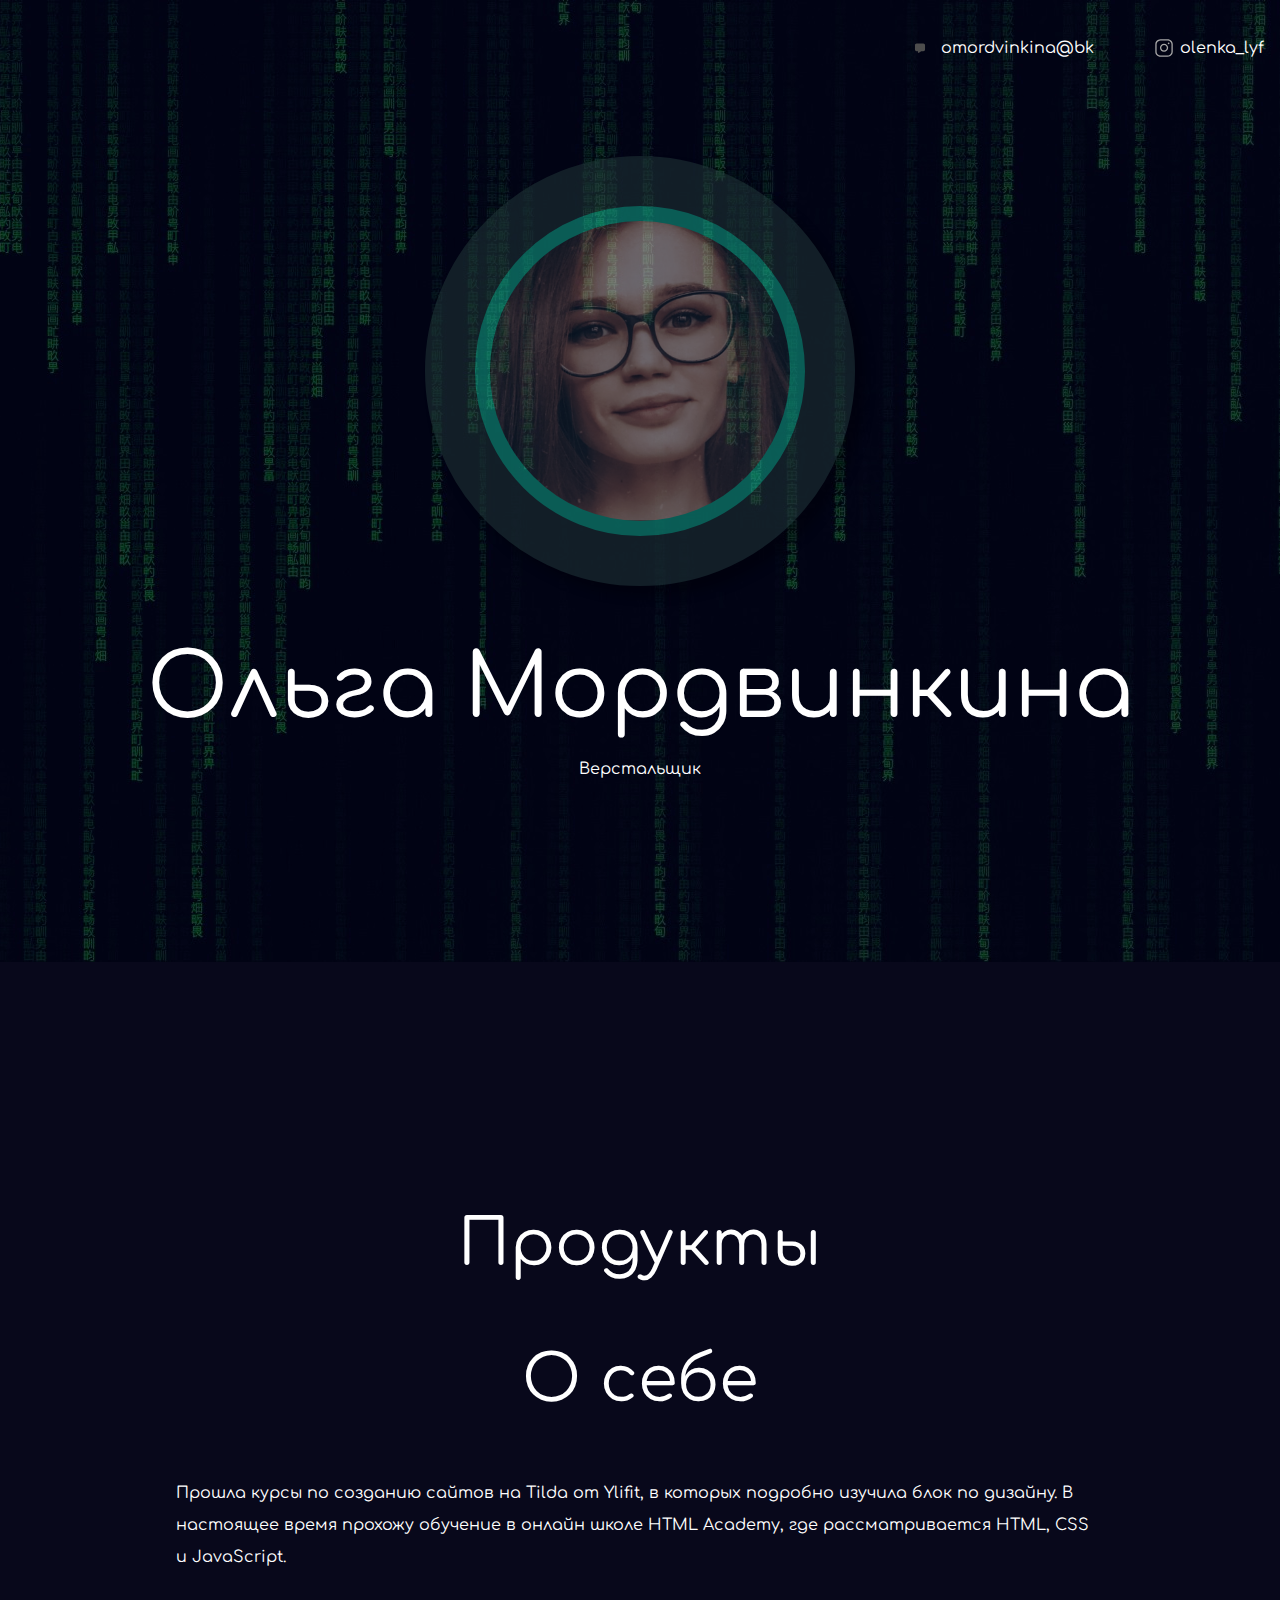
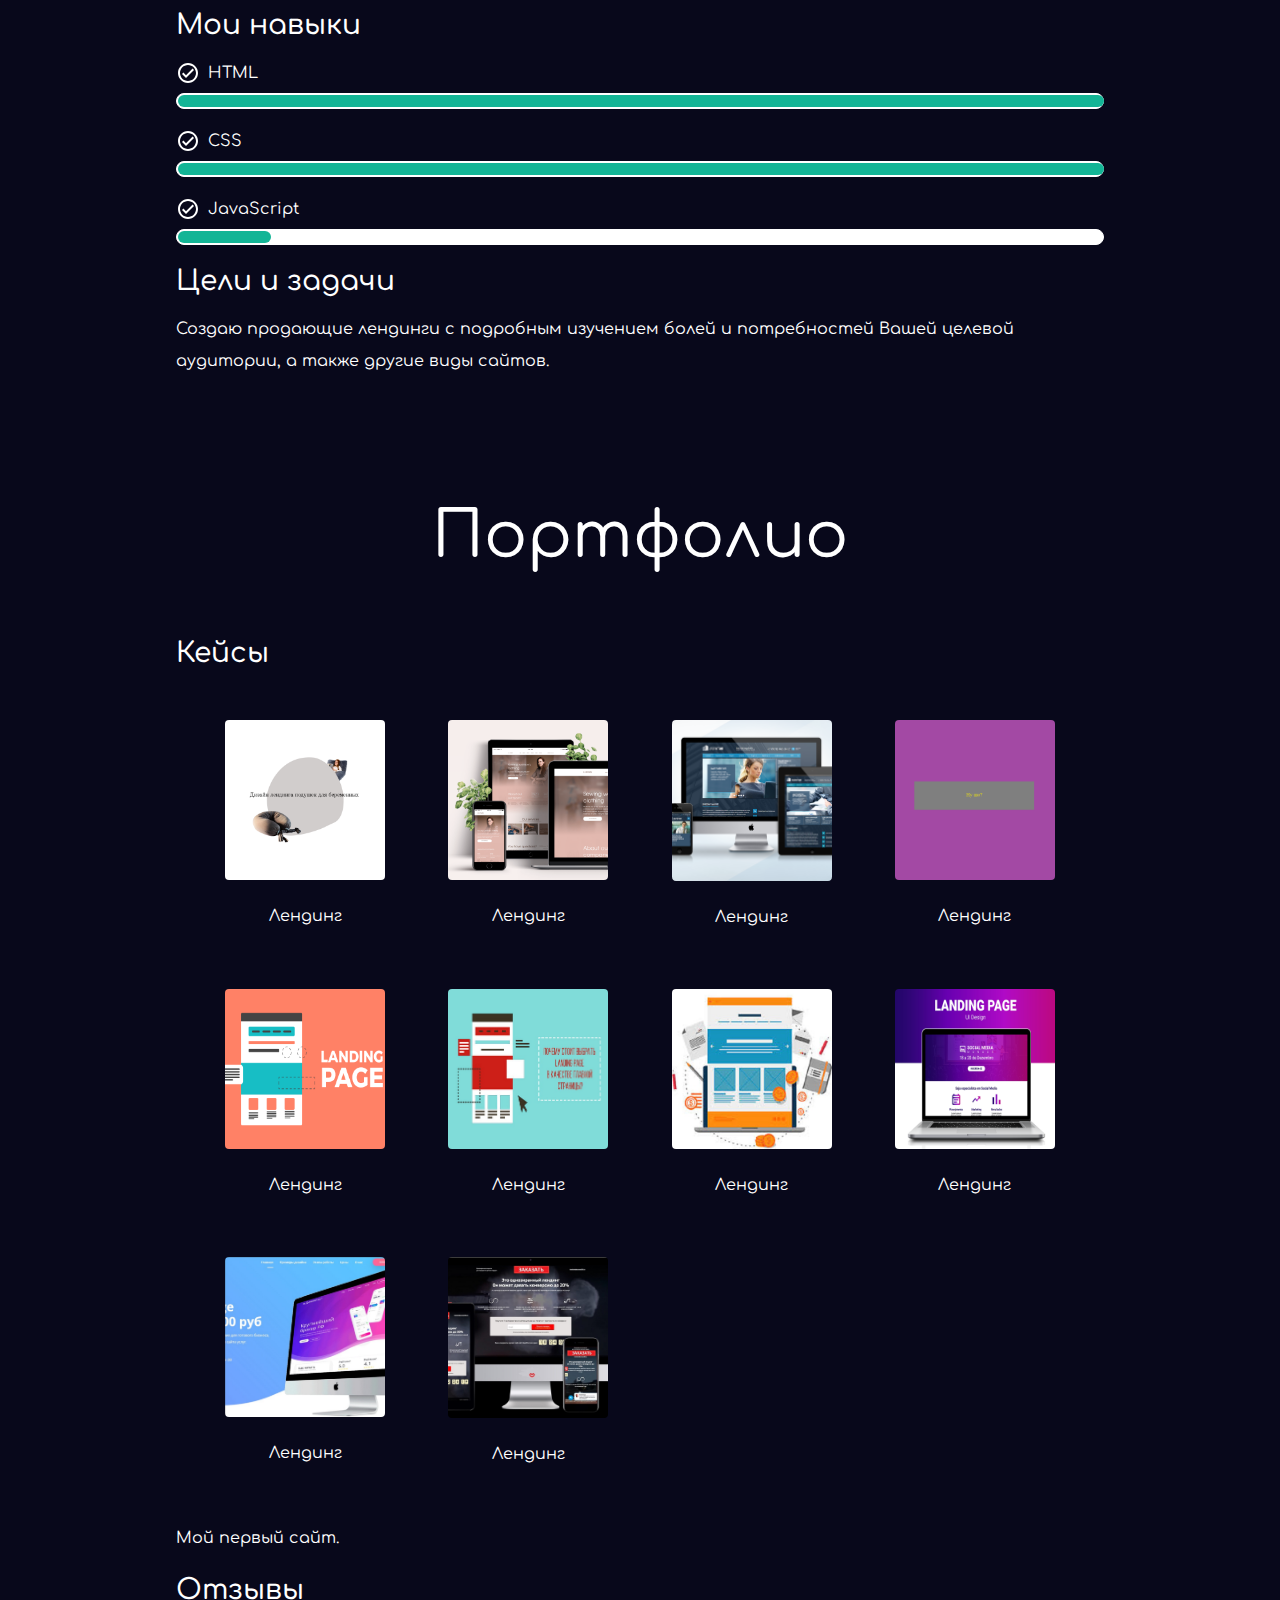
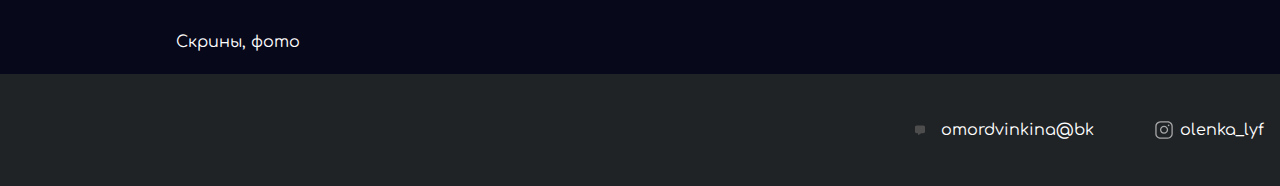
<file: index.html>
<!DOCTYPE html>
<html lang="ru">
  <head>
    <meta charset="UTF-8">
    <link rel="stylesheet" href="style.css">
    <title>Портфолио верстальщика</title>
    <link href="https://fonts.googleapis.com/css2?family=Comfortaa:wght@500&display=swap" rel="stylesheet">
  </head>

  <body>
    <header class="page-header">
	  <div class="container">
    <a class="header-email" href="omordvinkina@bk.ru">omordvinkina@bk</a>
    <a class="header-phone" href="olenka_lyf">olenka_lyf</a>
	<style>a:hover {
    color: #9B9B9B;
	</style>
  </div>
    </header>

    <section class="hero-image">
	  
	  <figure class="project-image">
      <a href="#osebe"><img class="avatar example-shadow"  src="img/glavnoefoto.png" width="300" alt="Жди бля" border="50px"></a>
	  <style>img.avatar:hover {
       border-radius: 50%;
       border-color: #233a3b;
       box-shadow: 10px 10px 10px rgba(0,0,0,0.5);
       opacity: 1.0;
       transition: .4s;
       transform: scale(1.01);
       box-shadow: 0 0 100px 30px #000000;
       }</style>
      </figure>
	  <div class="container"><h1 class="heading">Ольга Мордвинкина</h1>
      <p><div class="container">Верстальщик</div></p></div>
    </section>
	
	<section class="portfolio">
      <div class="container"><h2 class="subheading">Продукты</h2>

     <!--здесь будут карточки с видами сайтов и их названиями-->
   
	  </div>
    </section>

    <section class="intro">
      <div class="container">
	  <h2 class="subheading" id="osebe">О себе</h2>
      <p>Прошла курсы по созданию сайтов на Tilda от Ylifit, в которых подробно изучила блок по дизайну. В настоящее время прохожу обучение в онлайн школе HTML Academy, где рассматривается HTML, CSS и JavaScript.</p>
	  
	  <div class="skills">
  <h3>Мои навыки</h3>
  <dl class="skills-list">
    <dt class="skill-html">HTML</dt>
    <dd class="level"><div style="width: 100%;">100%</div></dd>
    <dt class="skill-css">CSS</dt>
    <dd class="level"><div style="width: 100%;">100%</div></dd>
	<dt class="skill-javascript">JavaScript</dt>
    <dd class="level"><div style="width: 10%;">10%</div></dd>
  </dl>
</div>

      <h3>Цели и задачи</h3>
      <p>Создаю продающие лендинги с подробным изучением болей и потребностей Вашей целевой аудитории, а также другие виды сайтов.</p>
	  </div>
    </section>

    <section class="portfolio">
      <div class="container"><h2 class="subheading">Портфолио</h2>

      <h3>Кейсы</h3>
	  <div class="katalog">
	  <ul class="allkeys">
	  <li class="card">
	  <a href="img/Кейс.png"><img class="keys" src="img/Кейс 1 превью.png" width="160px" height="160px"  alt="загрузочка">
	  <p class="nazvaniefoto" >Лендинг</p></a>
	  </li>
	  <li class="card">
	   <a href="img/Кейс.png"><img class="keys" src="img/Кейс 2 превью.png" width="160px" height="160px" alt="загрузочка">
	  <p class="nazvaniefoto">Лендинг</p></a>
	  </li>
	  <li class="card">
	   <a href="img/Кейс.png"><img class="keys" src="img/Кейс 3 превью.png" width="160px" height="160px" alt="загрузочка">
	  <p class="nazvaniefoto">Лендинг</p></a>
	  </li>
	  <li class="card">
	   <a href="img/Кейс.png"><img class="keys" src="img/Кейс 4 превью.png" width="160px" height="160px" alt="загрузочка">
	  <p class="nazvaniefoto">Лендинг</p></a>
	  </li>
	   <li class="card">
	  <a href="img/Кейс.png"><img class="keys" src="img/Кейс 5 превью.png" width="160px" height="160px"  alt="загрузочка">
	  <p class="nazvaniefoto" >Лендинг</p></a>
	  </li>
	  <li class="card">
	   <a href="img/Кейс.png"><img class="keys" src="img/Кейс 6 превью.png" width="160px" height="160px" alt="загрузочка">
	  <p class="nazvaniefoto">Лендинг</p></a>
	  </li>
	  <li class="card">
	   <a href="img/Кейс.png"><img class="keys" src="img/Кейс 7 превью.png" width="160px" height="160px" alt="загрузочка">
	  <p class="nazvaniefoto">Лендинг</p></a>
	  </li>
	  <li class="card">
	   <a href="img/Кейс.png"><img class="keys" src="img/Кейс 8 превью.png" width="160px" height="160px" alt="загрузочка">
	  <p class="nazvaniefoto">Лендинг</p></a>
	  </li>
	  <li class="card">
	   <a href="img/Кейс.png"><img class="keys" src="img/Кейс 9 превью.png" width="160px" height="160px" alt="загрузочка">
	  <p class="nazvaniefoto">Лендинг</p></a>
	  </li>
	  <li class="card">
	   <a href="img/Кейс.png"><img class="keys" src="img/Кейс 10 превью.png" width="160px" height="160px" alt="загрузочка">
	  <p class="nazvaniefoto">Лендинг</p></a>
	  </li>
	  </ul>
	  </div>
	  
	
	  
      <p>Мой первый сайт.</p>

      <h3>Отзывы</h3>
      <p>Скрины, фото</p>
	  </div>
    </section>

    <footer class="page-footer">
     <div class="container">
    <a class="footer-email" href="omordvinkina@bk.ru">omordvinkina@bk</a>
    <a class="footer-phone" href="olenka_lyf">olenka_lyf</a>
  </div>
    </footer>
  </body>
</html>
</file>
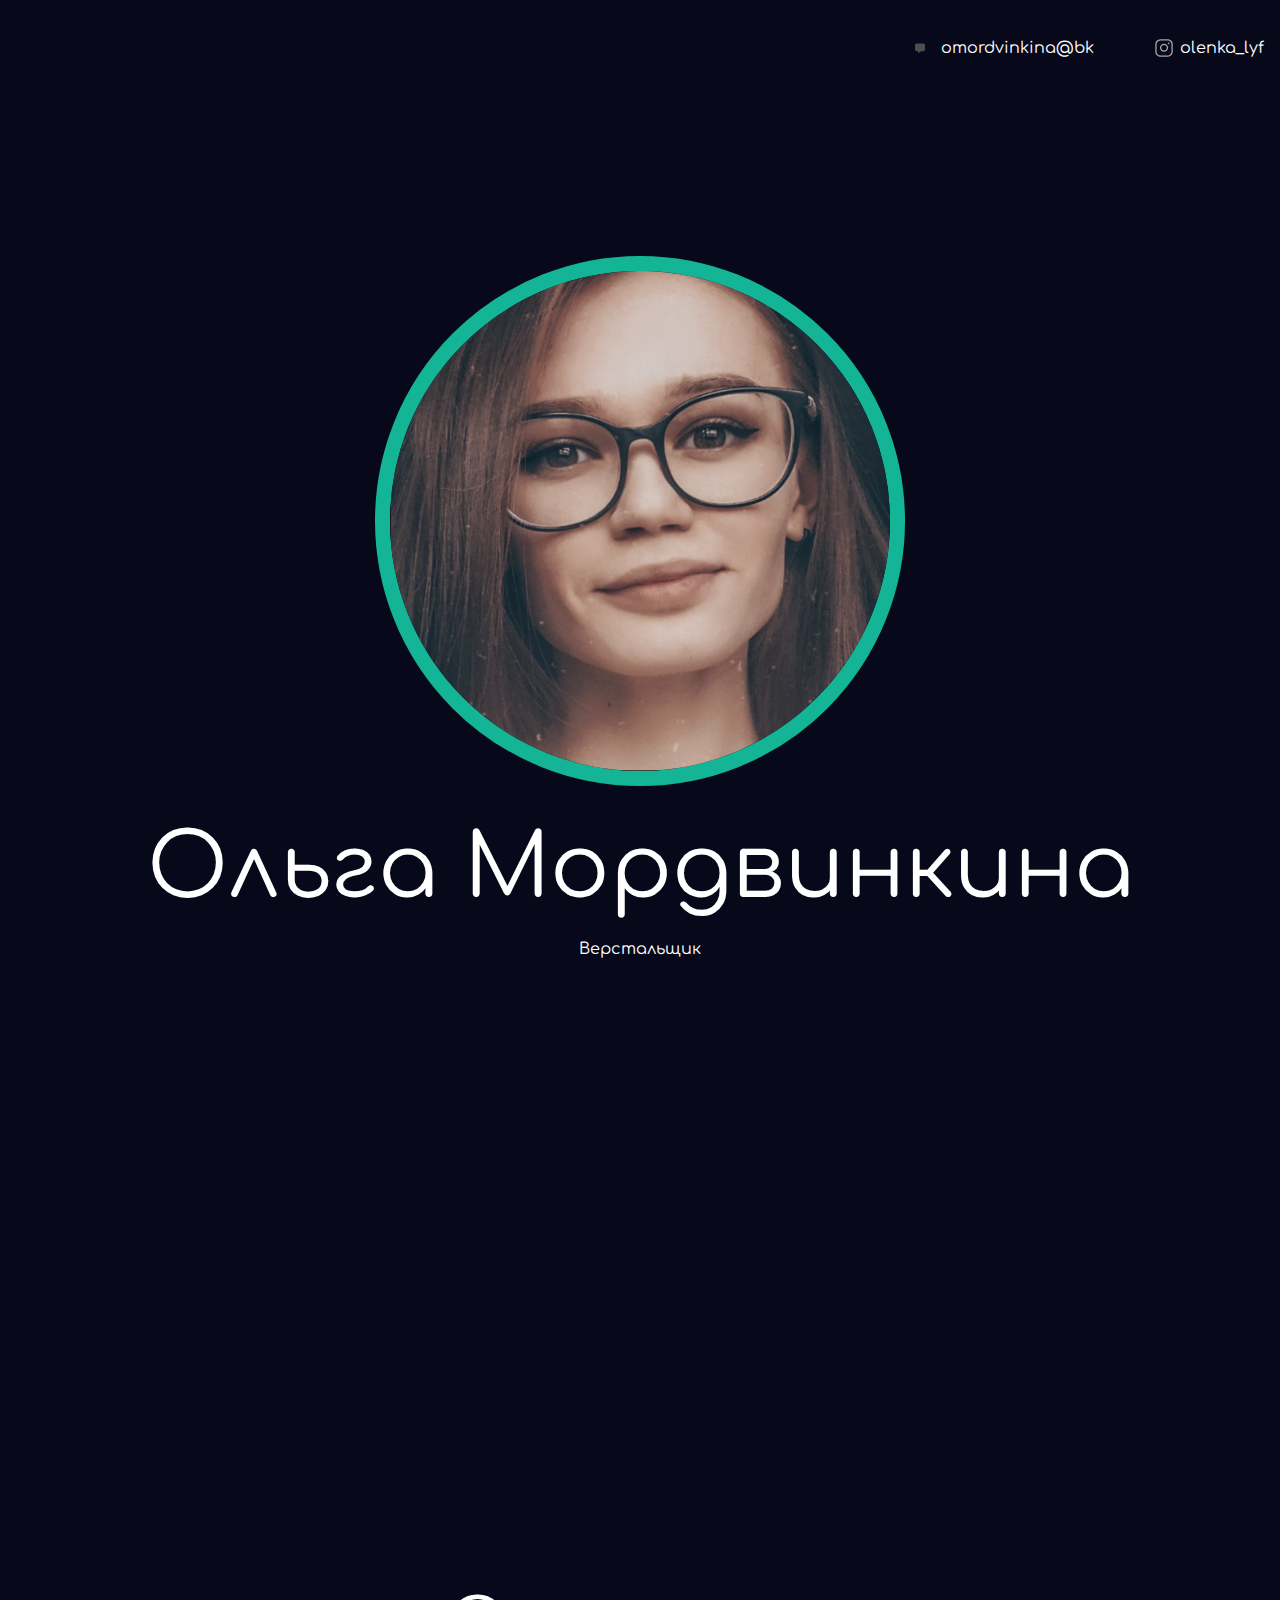
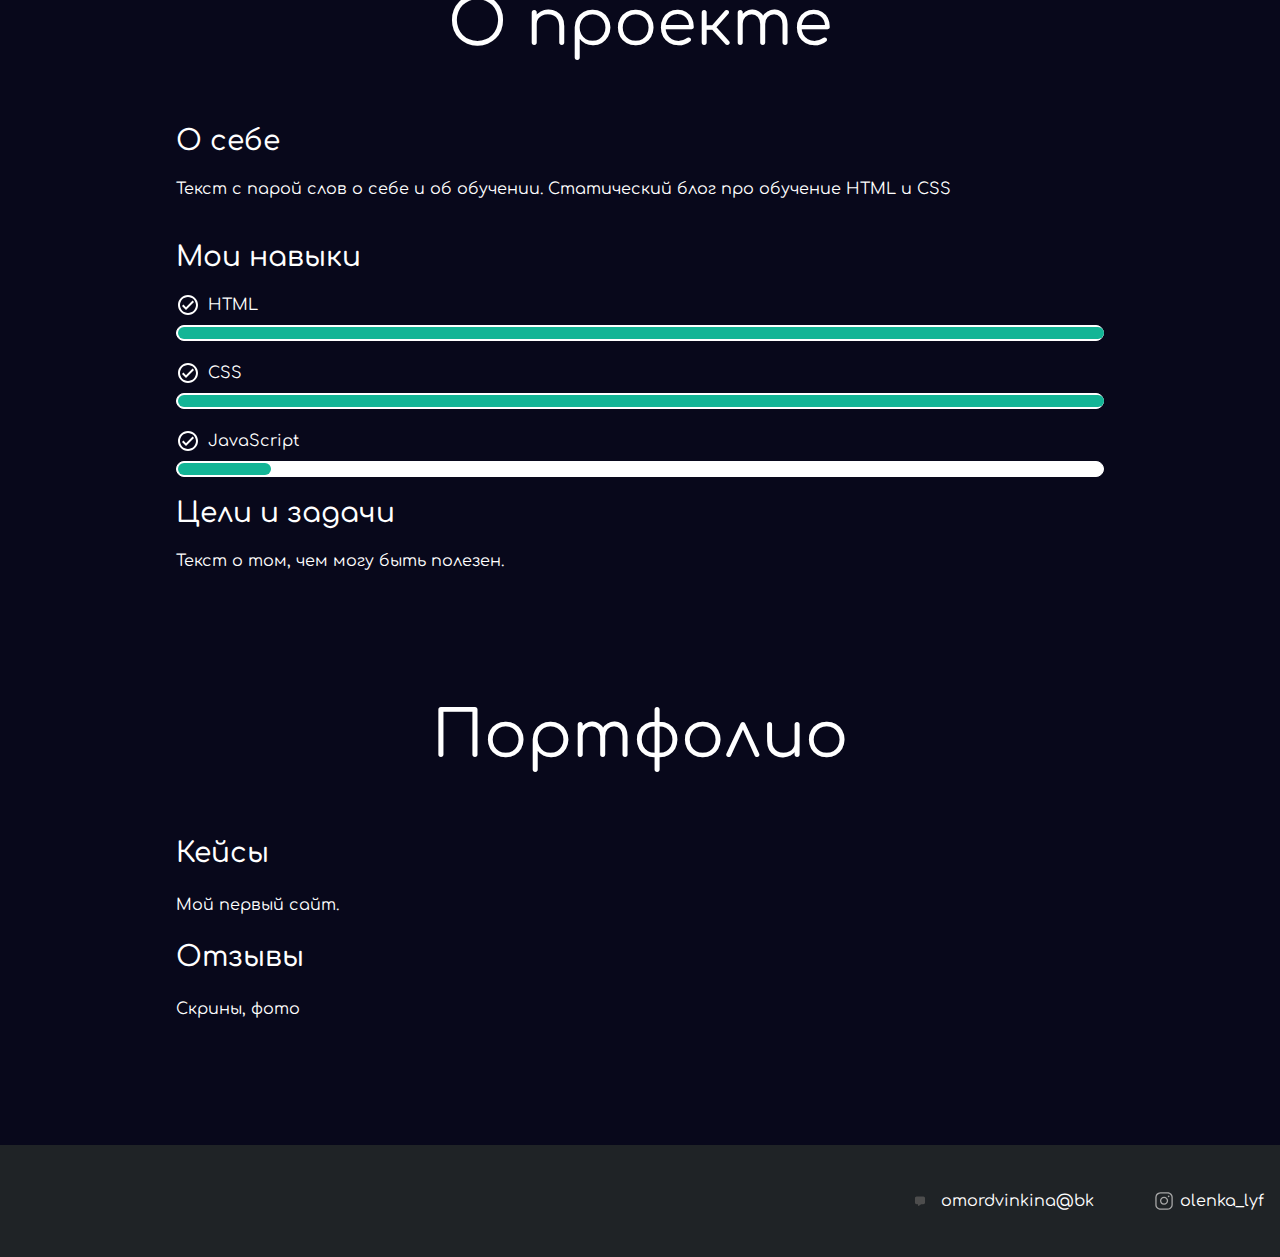
<file: img/index.html>
<!DOCTYPE html>
<html lang="ru">
  <head>
    <meta charset="UTF-8">
    <link rel="stylesheet" href="style.css">
    <title>Портфолио верстальщика</title>
    <link href="https://fonts.googleapis.com/css2?family=Comfortaa:wght@500&display=swap" rel="stylesheet">
  </head>

  <body>
    <header class="page-header">
	  <div class="container">
    <a class="header-email" href="omordvinkina@bk.ru">omordvinkina@bk</a>
    <a class="header-phone" href="olenka_lyf">olenka_lyf</a>
  </div>
    </header>

    <section class="hero-image">
	  
	  <figure class="project-image">
      <img class="avatar" src="img/glavnoefoto.png" width="500" border="15px" alt="Жди меня и я вернусь, только оочень жди.">
      </figure>
	  <div class="container"><h1 class="heading">Ольга Мордвинкина</h1>
      <p><div class="container">Верстальщик</div></p></div>
    </section>

    <section class="intro">
      <div class="container">
	  <h2 class="subheading">О проекте</h2>
      <h3>О себе</h3>
      <p>Текст с парой слов о себе и об обучении. Статический блог про обучение HTML и CSS</p>
	  <div class="skills">
  <h3>Мои навыки</h3>
  <dl class="skills-list">
    <dt class="skill-html">HTML</dt>
    <dd class="level"><div style="width: 100%;">100%</div></dd>
    <dt class="skill-css">CSS</dt>
    <dd class="level"><div style="width: 100%;">100%</div></dd>
	<dt class="skill-javascript">JavaScript</dt>
    <dd class="level"><div style="width: 10%;">10%</div></dd>
  </dl>
</div>
      <h3>Цели и задачи</h3>
      <p>Текст о том, чем могу быть полезен.</p>
	  </div>
    </section>

    <section class="portfolio">
      <div class="container"><h2 class="subheading">Портфолио</h2>

      <h3>Кейсы</h3>
      <p>Мой первый сайт.</p>

      <h3>Отзывы</h3>
      <p>Скрины, фото</p>
	  </div>
    </section>

    <footer class="page-footer">
     <div class="container">
    <a class="footer-email" href="omordvinkina@bk.ru">omordvinkina@bk</a>
    <a class="footer-phone" href="olenka_lyf">olenka_lyf</a>
  </div>
    </footer>
  </body>
</html>
</file>
<file: style.css>
body {
	margin: 0;
	min-width: 960px;
	font-family: 'Comfortaa', cursive, "Montserrat", "Helvetica", "Arial", sans-serif;
	font-size: 16px;
	line-height: 32px;
	color: #ffffff;
	background-color: #08081b;
	background-image: url("img/Падающий код.jpg");
	background-repeat: no-repeat;
	background-position: top center;
	transition: 1.5s;
}
img.avatar {
	border-radius: 50%;
	border-color: #233a3b;
	box-shadow: 10px 10px 10px rgba(0,0,0,0.5);
	opacity: .5;
}

.example-shadow {
	display: inline-block;
	padding: 15px 15px;
	margin: 20px;
	background: #13b596;
	box-shadow: 30px 30px 30px 30px;
}


.container {
	max-width: 928px;
	margin: 0 auto;
	padding: 0 16px;
}

.page-header {
	margin: 0 0 40px;
	padding: 32px 0 32px;
}

.page-header .container,
.page-footer .container {
	max-width: 1408px;
	text-align: right;
}

.page-header a {
	margin-left: 56px;
	color: #ffffff;
	text-decoration: none;
	background-repeat: no-repeat;
	background-position: left;
}

.header-email {
	padding-left: 30px;
	background-image: url("img/icon-email-header.svg");
}

.header-phone {
	padding-left: 25px;
	background-image: url("img/icon-phone-header.svg");
}

.hero-image {
	margin-bottom: 420px;
	margin-left: auto;
    margin-right: auto;
}

.hero-image .container {
	max-width: 1408px;
	text-align: center;
}

.heading {
	margin: 0 0 16px;
	font-family: 'Comfortaa', cursive, "Old Standard TT", "Times", "Times New Roman", serif;
	font-size: 88px;
	line-height: 96px;
	font-weight: 400;
}

.hero-image p {
	margin: 0;
	font-size: 32px;
	line-height: 48px;
}

.intro {
	margin: 0 0 120px;
}

.subheading {
	margin: 0 0 56px;
	font-family:'Comfortaa', cursive, "Old Standard TT", "Times", "Times New Roman", serif;
	font-size: 64px;
	line-height: 80px;
	font-weight: 400;
	text-align: center;
}

.user-image {
	margin: 0 0 32px;
	text-align: center;
}

.intro h3,
.portfolio h3 {
	margin: 0 0 12px;
	font-size: 28px;
	line-height: 40px;
	font-weight: 500;
}

.intro p {
	margin: 0 0 32px;
}

.skills-list {
	margin: 0;
	padding: 0;
}

.skills-list dt {
	padding-left: 32px;
	background-repeat: no-repeat;
	background-position: left;
}

.skill-html {
	background-image: url("img/icon-html.svg");
}

.skill-css {
	background-image: url("img/icon-css.svg");
}

.skill-javascript{
	background-image: url("img/icon-javascript.svg");
}

.level {
	margin: 4px 0 16px;
	padding: 0;
	height: 14px;
	font-size: 0;
	background-color: #ffffff;
	border: 1px solid #ffffff;
	border-radius: 8px;
}

.level div {
	margin: 1px;
	height: 12px;
	background-color: #13b596;
	border-radius: 6px;
}

li {
    list-style-type: none;
   }

a {
	color: ffffff;
	text-decoration: none;
}

.allkeys {
	display: grid;
	grid-template-columns: repeat(auto-fit, minmax(160px, 1fr));
	gap: 25px;
	justify-content: flex-start;
	margin: 10px;
	padding: 20px;
	grid-auto-flow: dense;
}

.keys {
	display: block;
	border: 1px;
	border-radius: 10%;
	margin: 0;
    padding: 15px;
	margin-left: auto;
    margin-right: auto;
	max-width: 100%;
    height: auto;
}

.nazvaniefoto {
	text-align: center;
    margin-top: 5px;	
}

/*.allkeys {
	display: flex;
    align-items: center;
    margin: 0;
    padding: 0;
}

.keys {
	display: flex;
    flex-direction: column;
    width: 120px;
    margin-right: 10px;
    padding: 15px;
}

.keys:nth-child(3) {
  margin-right: 0;
}
*/


p {
	color: #ffffff;
	justify-content: center;
    align-content: center;
    align-items: center;
}

.projects {
	margin: 0;
	padding: 0;
	list-style: none;
}

.projects li {
	margin: 0 0 80px;
}

.project-image {
	margin: 0 0 24px;
	text-align: center;
}

.projects p {
	margin: 0 0 24px;
}

.button {
	padding: 6px 20px;
	display: inline-block;
	vertical-align: baseline;
	text-decoration: none;
	text-transform: uppercase;
	border-radius: 4px;
	background-color: #ffffff;
	color: #ffffff;
}

.page-footer {
	padding: 40px 0;
	background-color: #1f2326;
	color: #ffffff;
}

.page-footer a {
	margin-left: 56px;
	color: inherit;
	text-decoration: none;
	background-repeat: no-repeat;
	background-position: left;
}

.footer-email {
	padding-left: 30px;
	background-image: url("img/icon-email-footer.svg");
}

.footer-phone {
	padding-left: 25px;
	background-image: url("img/icon-phone-footer.svg");
}
</file>
<file: img/style.css>
body {
  margin: 0;
  min-width: 960px;
  font-family: 'Comfortaa', cursive, "Montserrat", "Helvetica", "Arial", sans-serif;
  font-size: 16px;
  line-height: 32px;
  color: #ffffff;
  background-color: #08081b;
  background-repeat: no-repeat;
  background-position: top center;
}

img.avatar {
border-radius: 90%;
border-color: #13b596;
}


.container {
  max-width: 928px;
  margin: 0 auto;
  padding: 0 16px;
}

.page-header {
  margin: 0 0 160px;
  padding: 32px 0 32px;
}

.page-header .container,
.page-footer .container {
  max-width: 1408px;
  text-align: right;
}

.page-header a {
  margin-left: 56px;
  color: #ffffff;
  text-decoration: none;
  background-repeat: no-repeat;
  background-position: left;
}

.header-email {
  padding-left: 30px;
  background-image: url("img/icon-email-header.svg");
}

.header-phone {
  padding-left: 25px;
  background-image: url("img/icon-phone-header.svg");
}

.hero-image {
  margin-bottom: 620px;
}

.hero-image .container {
  max-width: 1408px;
  text-align: center;
}

.heading {
  margin: 0 0 16px;
  font-family: 'Comfortaa', cursive, "Old Standard TT", "Times", "Times New Roman", serif;
  font-size: 88px;
  line-height: 96px;
  font-weight: 400;
}

.hero-image p {
  margin: 0;
  font-size: 32px;
  line-height: 48px;
}

.intro {
  margin: 0 0 120px;
}

.subheading {
  margin: 0 0 56px;
  font-family:'Comfortaa', cursive, "Old Standard TT", "Times", "Times New Roman", serif;
  font-size: 64px;
  line-height: 80px;
  font-weight: 400;
  text-align: center;
}

.user-image {
  margin: 0 0 32px;
  text-align: center;
}

.intro h3,
.portfolio h3 {
  margin: 0 0 12px;
  font-size: 28px;
  line-height: 40px;
  font-weight: 500;
}

.intro p {
  margin: 0 0 32px;
}

.skills-list {
  margin: 0;
  padding: 0;
}

.skills-list dt {
  padding-left: 32px;
  background-repeat: no-repeat;
  background-position: left;
}

.skill-html {
  background-image: url("img/icon-html.svg");
}

.skill-css {
  background-image: url("img/icon-css.svg");
}

.skill-javascript{
  background-image: url("img/icon-javascript.svg");
}


.level {
  margin: 4px 0 16px;
  padding: 0;
  height: 14px;
  font-size: 0;
  background-color: #ffffff;
  border: 1px solid #ffffff;
  border-radius: 8px;
}

.level div {
  margin: 1px;
  height: 12px;
  background-color: #13b596;
  border-radius: 6px;
}

.portfolio {
  margin: 0 0 120px;
}

.projects {
  margin: 0;
  padding: 0;
  list-style: none;
}

.projects li {
  margin: 0 0 80px;
}

.project-image {
  margin: 0 0 24px;
  text-align: center;
}

.projects p {
  margin: 0 0 24px;
}

.button {
  padding: 6px 20px;
  display: inline-block;
  vertical-align: baseline;
  text-decoration: none;
  text-transform: uppercase;
  border-radius: 4px;
  background-color: #288be6;
  color: #ffffff;
}

.page-footer {
  padding: 40px 0;
  background-color: #1f2326;
  color: #ffffff;
}

.page-footer a {
  margin-left: 56px;
  color: inherit;
  text-decoration: none;
  background-repeat: no-repeat;
  background-position: left;
}

.footer-email {
  padding-left: 30px;
  background-image: url("img/icon-email-footer.svg");
}

.footer-phone {
  padding-left: 25px;
  background-image: url("img/icon-phone-footer.svg");
}
</file>
